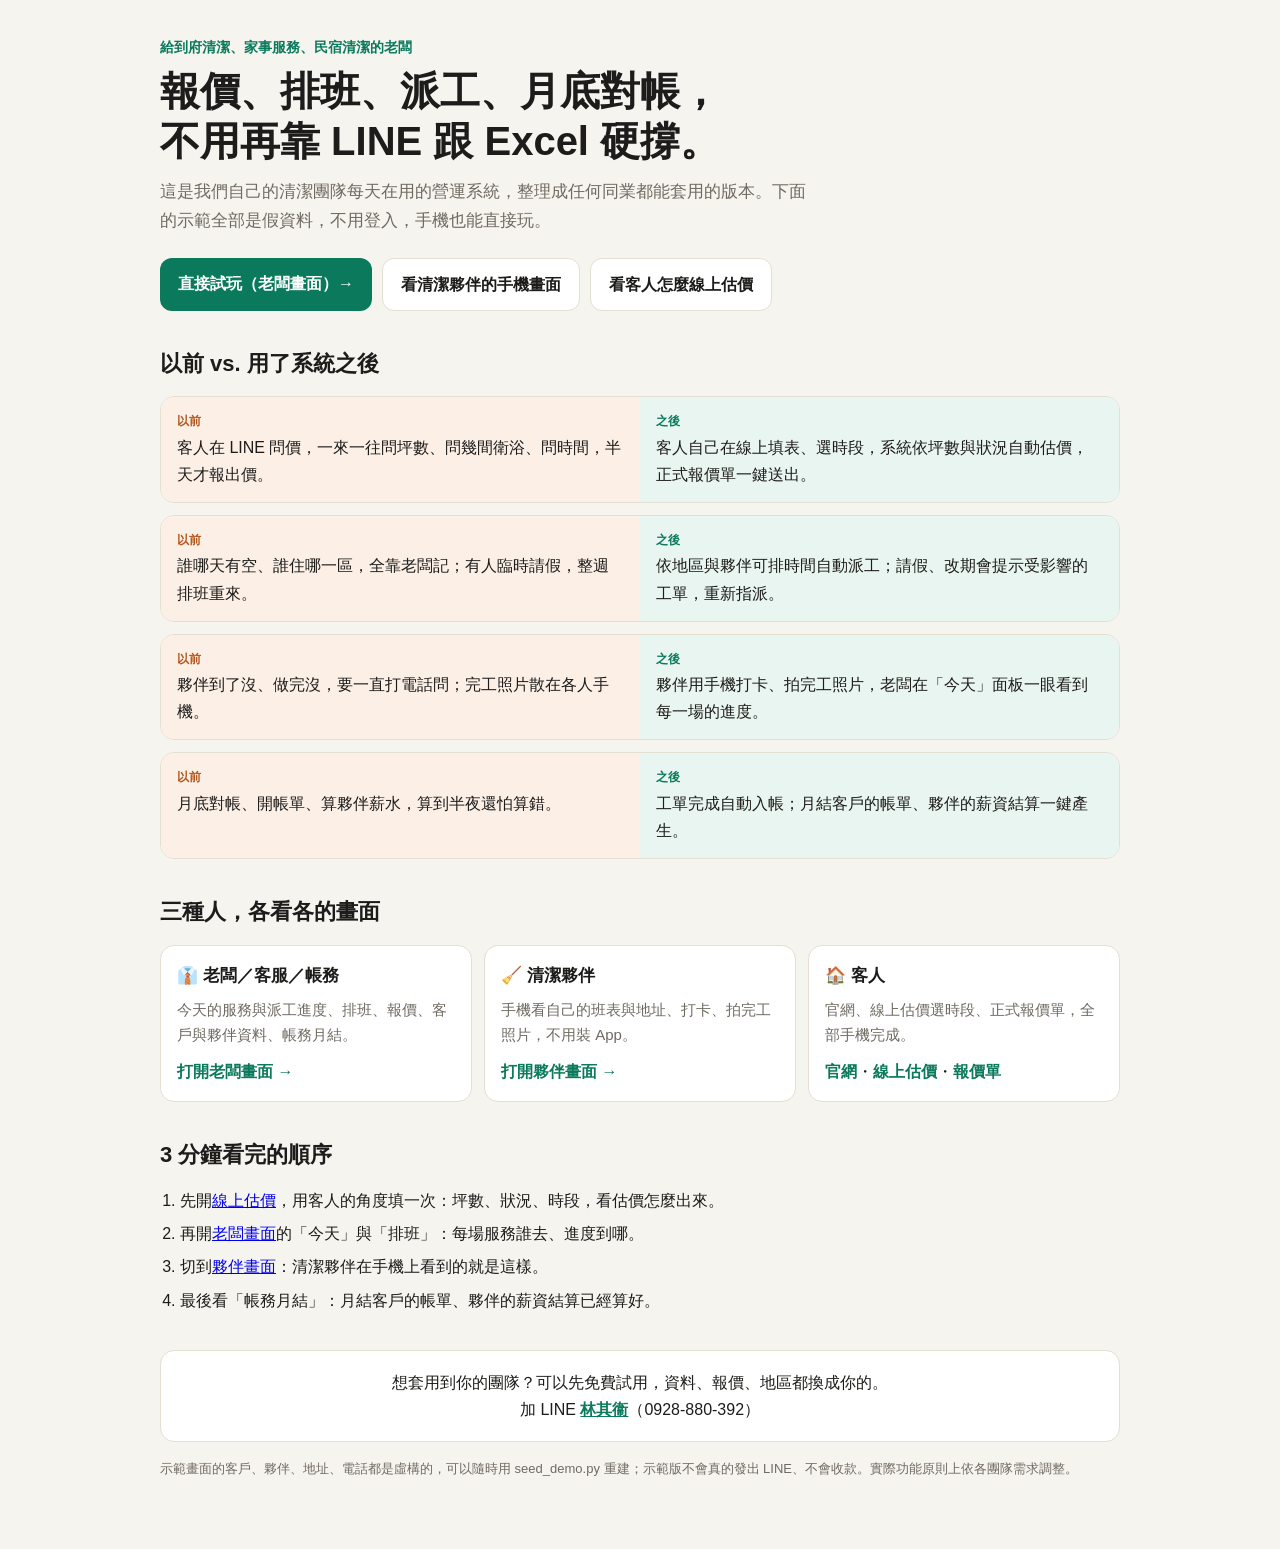
<file: app/demo_intro.html>
<!doctype html>
<html lang="zh-Hant">
<head>
<meta charset="utf-8">
<meta name="viewport" content="width=device-width,initial-scale=1,viewport-fit=cover">
<meta name="robots" content="noindex,nofollow">
<title>到府清潔接單派工系統</title>
<style>
:root{--bg:#f6f4ef;--card:#fff;--ink:#1d1c1a;--mut:#6f6b62;--line:#e4dfd3;--acc:#0b7a5c;--acc2:#e9f5f0;--warn:#b4561b;--warn2:#fbefe6}
@media (prefers-color-scheme:dark){:root{--bg:#141413;--card:#1f1e1c;--ink:#f1efe9;--mut:#aaa59a;--line:#34322e;--acc:#43c59e;--acc2:#16332a;--warn:#f0a36a;--warn2:#36261a;color-scheme:dark}}
*{box-sizing:border-box}
body{margin:0;background:var(--bg);color:var(--ink);font:16px/1.7 -apple-system,"Noto Sans TC","Microsoft JhengHei",sans-serif;padding:0 16px}
main{max-width:960px;margin:auto;padding-block:36px 56px}
.kick{color:var(--acc);font-weight:700;font-size:14px;margin:0 0 6px}
h1{font-size:clamp(27px,5.4vw,40px);line-height:1.25;margin:0 0 12px}
.lead{color:var(--mut);font-size:17px;margin:0 0 22px;max-width:660px}
.cta{display:flex;gap:10px;flex-wrap:wrap;margin-bottom:34px}
a.btn{display:inline-block;text-decoration:none;border-radius:12px;padding:12px 18px;font-weight:700}
a.p{background:var(--acc);color:#fff}a.g{border:1px solid var(--line);color:var(--ink);background:var(--card)}
h2{font-size:22px;margin:34px 0 14px}
.rows{display:grid;gap:12px}
.row{display:grid;grid-template-columns:1fr 1fr;gap:0;background:var(--card);border:1px solid var(--line);border-radius:14px;overflow:hidden}
@media(max-width:640px){.row{grid-template-columns:1fr}}
.row>div{padding:14px 16px}
.row .b{background:var(--warn2)}.row .a{background:var(--acc2)}
.row small{display:block;font-weight:700;font-size:12px;letter-spacing:.04em;margin-bottom:2px}
.row .b small{color:var(--warn)}.row .a small{color:var(--acc)}
.grid{display:grid;grid-template-columns:repeat(auto-fit,minmax(min(100%,260px),1fr));gap:12px}
.card{background:var(--card);border:1px solid var(--line);border-radius:14px;padding:16px}
.card h3{margin:0 0 6px;font-size:17px}.card p{margin:0 0 10px;color:var(--mut);font-size:15px}
.card a{color:var(--acc);font-weight:700;text-decoration:none}
ol{padding-left:20px;margin:0}ol li{margin:6px 0}
footer{margin-top:36px;padding:18px;border-radius:14px;background:var(--card);border:1px solid var(--line);text-align:center}
footer a{color:var(--acc);font-weight:700}
.note{color:var(--mut);font-size:13px;margin-top:16px}
</style>
</head>
<body>
<main>
<p class="kick">給到府清潔、家事服務、民宿清潔的老闆</p>
<h1>報價、排班、派工、月底對帳，<br>不用再靠 LINE 跟 Excel 硬撐。</h1>
<p class="lead">這是我們自己的清潔團隊每天在用的營運系統，整理成任何同業都能套用的版本。下面的示範全部是假資料，不用登入，手機也能直接玩。</p>
<div class="cta"><a class="btn p" href="/enter?as=admin">直接試玩（老闆畫面）→</a><a class="btn g" href="/enter?as=worker">看清潔夥伴的手機畫面</a><a class="btn g" href="/book">看客人怎麼線上估價</a></div>

<h2>以前 vs. 用了系統之後</h2>
<div class="rows">
  <div class="row"><div class="b"><small>以前</small>客人在 LINE 問價，一來一往問坪數、問幾間衛浴、問時間，半天才報出價。</div><div class="a"><small>之後</small>客人自己在線上填表、選時段，系統依坪數與狀況自動估價，正式報價單一鍵送出。</div></div>
  <div class="row"><div class="b"><small>以前</small>誰哪天有空、誰住哪一區，全靠老闆記；有人臨時請假，整週排班重來。</div><div class="a"><small>之後</small>依地區與夥伴可排時間自動派工；請假、改期會提示受影響的工單，重新指派。</div></div>
  <div class="row"><div class="b"><small>以前</small>夥伴到了沒、做完沒，要一直打電話問；完工照片散在各人手機。</div><div class="a"><small>之後</small>夥伴用手機打卡、拍完工照片，老闆在「今天」面板一眼看到每一場的進度。</div></div>
  <div class="row"><div class="b"><small>以前</small>月底對帳、開帳單、算夥伴薪水，算到半夜還怕算錯。</div><div class="a"><small>之後</small>工單完成自動入帳；月結客戶的帳單、夥伴的薪資結算一鍵產生。</div></div>
</div>

<h2>三種人，各看各的畫面</h2>
<div class="grid">
  <div class="card"><h3>👔 老闆／客服／帳務</h3><p>今天的服務與派工進度、排班、報價、客戶與夥伴資料、帳務月結。</p><a href="/enter?as=admin">打開老闆畫面 →</a></div>
  <div class="card"><h3>🧹 清潔夥伴</h3><p>手機看自己的班表與地址、打卡、拍完工照片，不用裝 App。</p><a href="/enter?as=worker">打開夥伴畫面 →</a></div>
  <div class="card"><h3>🏠 客人</h3><p>官網、線上估價選時段、正式報價單，全部手機完成。</p><a href="/home">官網</a>・<a href="/book">線上估價</a>・<a href="/q/demo-quote-0001">報價單</a></div>
</div>

<h2>3 分鐘看完的順序</h2>
<ol>
  <li>先開<a href="/book">線上估價</a>，用客人的角度填一次：坪數、狀況、時段，看估價怎麼出來。</li>
  <li>再開<a href="/enter?as=admin">老闆畫面</a>的「今天」與「排班」：每場服務誰去、進度到哪。</li>
  <li>切到<a href="/enter?as=worker">夥伴畫面</a>：清潔夥伴在手機上看到的就是這樣。</li>
  <li>最後看「帳務月結」：月結客戶的帳單、夥伴的薪資結算已經算好。</li>
</ol>

<footer>
  想套用到你的團隊？可以先免費試用，資料、報價、地區都換成你的。<br>
  加 LINE <a href="https://line.me/ti/p/xzHT2IywOM" target="_blank" rel="noopener">林其衞</a>（0928-880-392）
</footer>
<p class="note">示範畫面的客戶、夥伴、地址、電話都是虛構的，可以隨時用 seed_demo.py 重建；示範版不會真的發出 LINE、不會收款。實際功能原則上依各團隊需求調整。</p>
</main>
</body>
</html>
</file>
